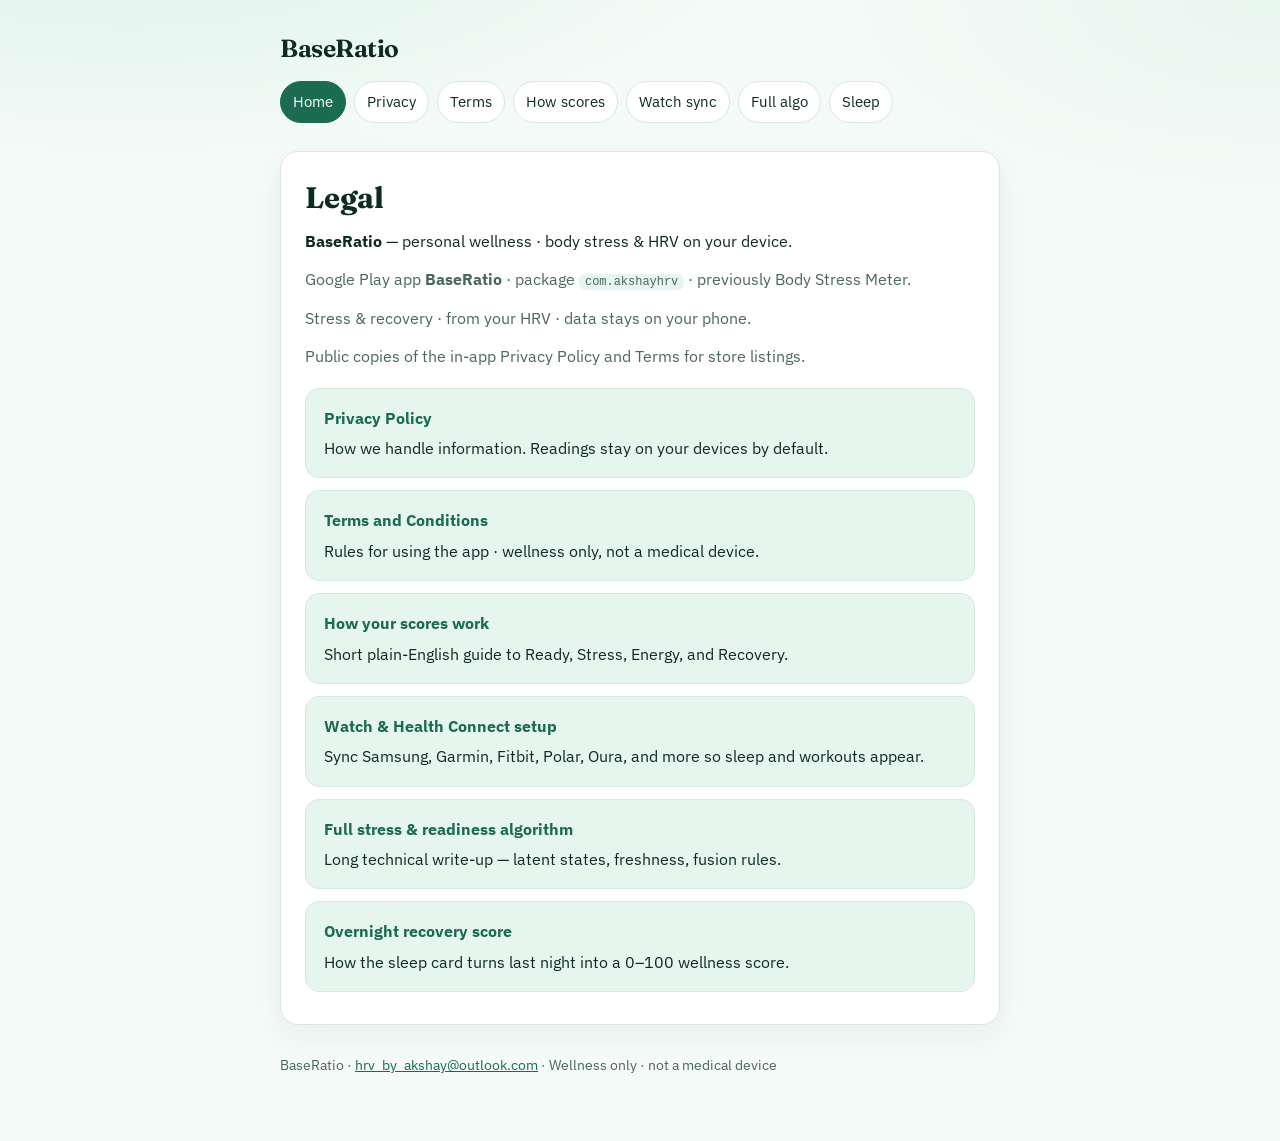
<file: index.html>
<!DOCTYPE html>
<html lang="en">
<head>
  <meta charset="utf-8" />
  <meta name="viewport" content="width=device-width, initial-scale=1" />
  <title>Legal · BaseRatio</title>
  <link rel="preconnect" href="https://fonts.googleapis.com" />
  <link rel="preconnect" href="https://fonts.gstatic.com" crossorigin />
  <link href="https://fonts.googleapis.com/css2?family=Fraunces:opsz,wght@9..144,650;9..144,700&family=IBM+Plex+Sans:wght@400;500;600&display=swap" rel="stylesheet" />
  <link rel="stylesheet" href="styles.css" />
</head>
<body>
  <div class="wrap">
    <header class="app">
      <a class="brand" href="index.html">BaseRatio</a>
      <nav>
        <a class="active" href="index.html">Home</a>
        <a href="privacy.html">Privacy</a>
        <a href="terms.html">Terms</a>
        <a href="how-scores-work.html">How scores</a>
        <a href="health-connect-watch-sync.html">Watch sync</a>
        <a href="stress-readiness-algorithm.html">Full algo</a>
        <a href="sleep-recovery-algorithm.html">Sleep</a>
      </nav>
    </header>
    <main class="card">
      <h1>Legal</h1>
      <p><strong>BaseRatio</strong> — personal wellness · body stress &amp; HRV on your device.</p>
      <p class="muted">Google Play app <strong>BaseRatio</strong> · package <code>com.akshayhrv</code> · previously Body Stress Meter.</p>
      <p class="muted">Stress &amp; recovery · from your HRV · data stays on your phone.</p>
      <p class="muted">Public copies of the in-app Privacy Policy and Terms for store listings.</p>
      <div class="links">
        <a href="privacy.html">
          <strong>Privacy Policy</strong>
          How we handle information. Readings stay on your devices by default.
        </a>
        <a href="terms.html">
          <strong>Terms and Conditions</strong>
          Rules for using the app · wellness only, not a medical device.
        </a>
        <a href="how-scores-work.html">
          <strong>How your scores work</strong>
          Short plain-English guide to Ready, Stress, Energy, and Recovery.
        </a>
        <a href="health-connect-watch-sync.html">
          <strong>Watch &amp; Health Connect setup</strong>
          Sync Samsung, Garmin, Fitbit, Polar, Oura, and more so sleep and workouts appear.
        </a>
        <a href="stress-readiness-algorithm.html">
          <strong>Full stress &amp; readiness algorithm</strong>
          Long technical write-up — latent states, freshness, fusion rules.
        </a>
        <a href="sleep-recovery-algorithm.html">
          <strong>Overnight recovery score</strong>
          How the sleep card turns last night into a 0–100 wellness score.
        </a>
      </div>
    </main>
    <footer>
      BaseRatio ·
      <a href="mailto:hrv_by_akshay@outlook.com">hrv_by_akshay@outlook.com</a>
      · Wellness only · not a medical device
    </footer>
  </div>
</body>
</html>
</file>
<file: styles.css>
:root {
  --bg: #f4faf7;
  --ink: #0f2a22;
  --muted: #4a675c;
  --card: #ffffff;
  --line: #d7e8df;
  --accent: #1b6b52;
  --accent-soft: #e7f5ef;
}

* { box-sizing: border-box; }

body {
  margin: 0;
  font-family: "IBM Plex Sans", "Segoe UI", system-ui, sans-serif;
  color: var(--ink);
  background:
    radial-gradient(1200px 500px at 10% -10%, #d9f2e8 0%, transparent 55%),
    radial-gradient(900px 400px at 100% 0%, #e8f6f0 0%, transparent 50%),
    var(--bg);
  line-height: 1.65;
}

a { color: var(--accent); }

.wrap { max-width: 760px; margin: 0 auto; padding: 28px 20px 64px; }

header.app {
  display: flex;
  flex-wrap: wrap;
  gap: 12px 20px;
  align-items: center;
  justify-content: space-between;
  margin-bottom: 28px;
}

.brand {
  font-family: "Fraunces", Georgia, serif;
  font-size: 1.55rem;
  font-weight: 650;
  letter-spacing: -0.02em;
  text-decoration: none;
  color: var(--ink);
}

nav { display: flex; gap: 8px; flex-wrap: wrap; }

nav a {
  text-decoration: none;
  color: var(--ink);
  background: var(--card);
  border: 1px solid var(--line);
  padding: 8px 12px;
  border-radius: 999px;
  font-size: 0.92rem;
}

nav a.active {
  background: var(--accent);
  color: #fff;
  border-color: var(--accent);
}

.card {
  background: var(--card);
  border: 1px solid var(--line);
  border-radius: 18px;
  padding: 28px 24px 32px;
  box-shadow: 0 10px 30px rgba(15, 42, 34, 0.05);
}

h1 {
  font-family: "Fraunces", Georgia, serif;
  font-size: 1.85rem;
  line-height: 1.2;
  margin: 0 0 12px;
}

h2 {
  font-size: 1.2rem;
  margin: 28px 0 10px;
  color: var(--accent);
}

h3 { font-size: 1.05rem; margin: 20px 0 8px; }

p { margin: 0 0 12px; }
.muted { color: var(--muted); }

ul { margin: 0 0 14px; padding-left: 1.2rem; }
li { margin: 0 0 6px; }

hr {
  border: 0;
  border-top: 1px solid var(--line);
  margin: 24px 0;
}

code {
  background: var(--accent-soft);
  padding: 1px 6px;
  border-radius: 6px;
  font-size: 0.92em;
}

/* Disclaimer / callout — compact code-box style, light grey */
blockquote {
  margin: 8px 0 22px;
  padding: 12px 14px;
  background: #eef1f0;
  color: #3a4a44;
  border: 1px solid #d5ddd9;
  border-radius: 12px;
  font-size: 0.78rem;
  line-height: 1.45;
  font-family: ui-monospace, "SFMono-Regular", Menlo, Consolas, "Liberation Mono", monospace;
  overflow-x: auto;
}

blockquote p {
  margin: 0;
}

blockquote strong {
  color: #0f2a22;
  font-weight: 600;
}

pre {
  background: var(--accent-soft);
  border: 1px solid var(--line);
  border-radius: 12px;
  padding: 14px 16px;
  overflow-x: auto;
  font-size: 0.82rem;
  line-height: 1.45;
}

pre code {
  background: transparent;
  padding: 0;
}

table {
  width: 100%;
  border-collapse: collapse;
  font-size: 0.95rem;
  margin: 12px 0 18px;
  display: block;
  overflow-x: auto;
}

th, td {
  border: 1px solid var(--line);
  padding: 10px 12px;
  text-align: left;
  vertical-align: top;
}

th { background: var(--accent-soft); }

.links { display: grid; gap: 12px; margin-top: 18px; }

.links a {
  display: block;
  text-decoration: none;
  color: var(--ink);
  background: var(--accent-soft);
  border: 1px solid var(--line);
  border-radius: 14px;
  padding: 16px 18px;
}

.links a strong {
  display: block;
  color: var(--accent);
  margin-bottom: 4px;
}

footer {
  margin-top: 28px;
  color: var(--muted);
  font-size: 0.9rem;
}

/* Deep-link highlight when arriving via ?brand= or #brand-… */
.anchor-target,
h2.anchor-target,
h3.anchor-target,
a.anchor-target + h3 {
  scroll-margin-top: 72px;
}

a.anchor-target + h3,
h3.anchor-target {
  outline: 2px solid var(--accent);
  outline-offset: 6px;
  border-radius: 8px;
  background: var(--accent-soft);
  padding: 8px 10px;
}
</file>
